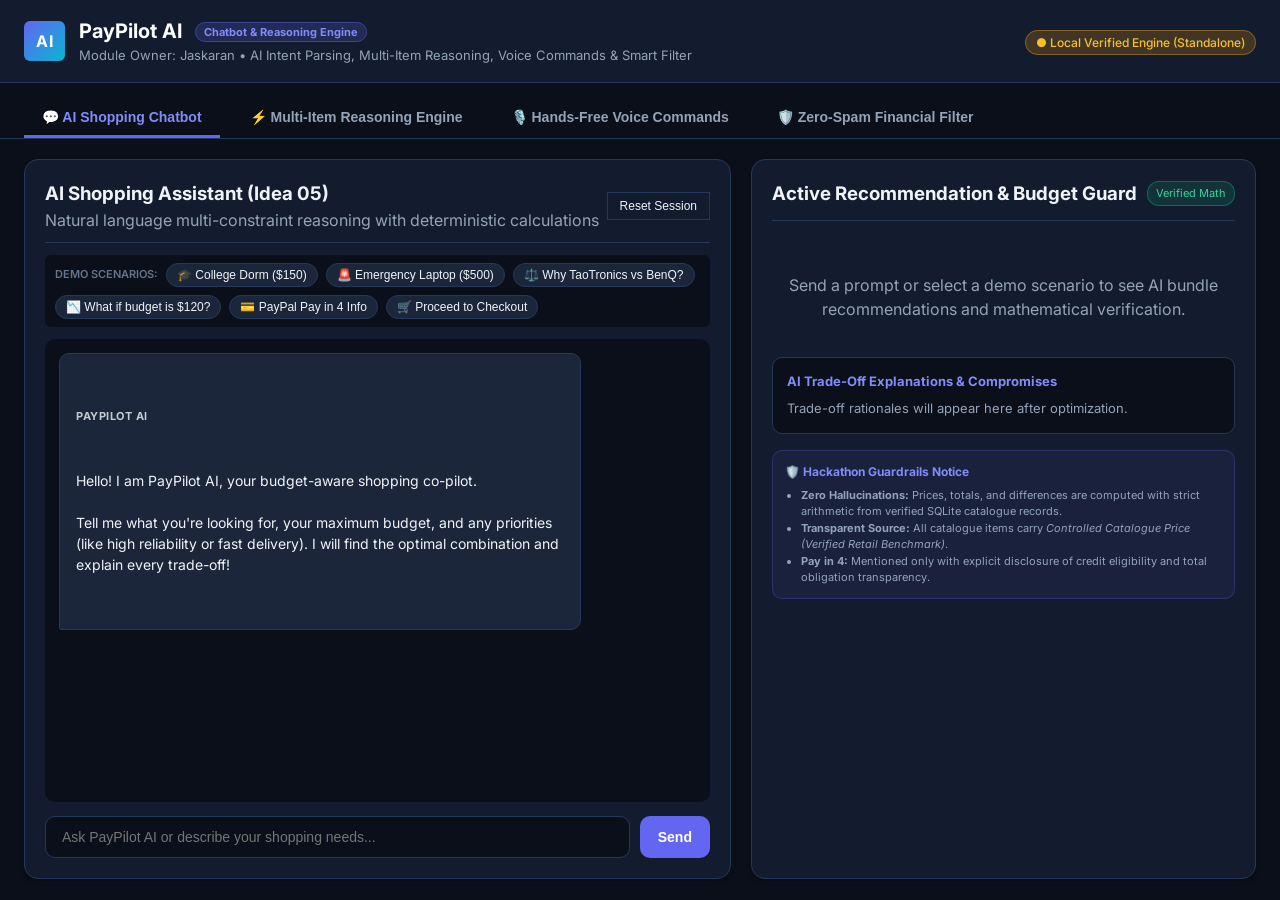
<file: web/index.html>
<!DOCTYPE html>
<html lang="en">
<head>
  <meta charset="UTF-8" />
  <meta name="viewport" content="width=device-width, initial-scale=1.0" />
  <title>PayPilot AI — AI Shopping Assistant & Chatbot (Jaskaran)</title>
  <link rel="stylesheet" href="styles.css" />
  <link rel="preconnect" href="https://fonts.googleapis.com" />
  <link rel="preconnect" href="https://fonts.gstatic.com" crossorigin />
  <link href="https://fonts.googleapis.com/css2?family=Inter:wght@400;500;600;700&display=swap" rel="stylesheet" />
</head>
<body>
  <!-- Header -->
  <header class="app-header">
    <div class="header-content">
      <div class="brand">
        <div class="brand-badge-ai">AI</div>
        <div>
          <h1>PayPilot AI <span class="badge">Chatbot & Reasoning Engine</span></h1>
          <p class="subtitle">Module Owner: Jaskaran • AI Intent Parsing, Multi-Item Reasoning, Voice Commands & Smart Filter</p>
        </div>
      </div>
      <div class="header-status">
        <span id="backend-status-pill" class="status-pill offline">Checking Backend...</span>
      </div>
    </div>
  </header>

  <!-- Navigation Tabs -->
  <nav class="nav-tabs" role="tablist">
    <button class="tab-btn active" data-tab="tab-chat" role="tab" aria-selected="true">
      💬 AI Shopping Chatbot
    </button>
    <button class="tab-btn" data-tab="tab-optimizer" role="tab" aria-selected="false">
      ⚡ Multi-Item Reasoning Engine
    </button>
    <button class="tab-btn" data-tab="tab-voice" role="tab" aria-selected="false">
      🎙️ Hands-Free Voice Commands
    </button>
    <button class="tab-btn" data-tab="tab-filter" role="tab" aria-selected="false">
      🛡️ Zero-Spam Financial Filter
    </button>
  </nav>

  <!-- Main Container -->
  <main class="main-container">
    <!-- TAB 1: AI SHOPPING CHATBOT -->
    <section id="tab-chat" class="tab-pane active" role="tabpanel">
      <div class="chat-layout">
        <!-- Chat Dialogue Column -->
        <div class="chat-column card">
          <div class="chat-header">
            <div>
              <h3>AI Shopping Assistant (Idea 05)</h3>
              <p class="text-muted">Natural language multi-constraint reasoning with deterministic calculations</p>
            </div>
            <button id="btn-reset-chat" class="btn-sm btn-outline">Reset Session</button>
          </div>

          <!-- Suggested Demo Prompts -->
          <div class="quick-chips-container">
            <span class="chips-label">Demo Scenarios:</span>
            <button class="chip-btn" data-prompt="I'm a college student moving into an unfurnished dorm with a strict $150 total budget. I need a desk lamp, a portable steamer, and noise-cancelling study buds. Prioritize reliability and explain compromises.">
              🎓 College Dorm ($150)
            </button>
            <button class="chip-btn" data-prompt="My work laptop broke and I need an urgent replacement under $500 with guaranteed 1-day delivery and strong warranty.">
              🚨 Emergency Laptop ($500)
            </button>
            <button class="chip-btn" data-prompt="Why did you pick TaoTronics desk lamp instead of BenQ?">
              ⚖️ Why TaoTronics vs BenQ?
            </button>
            <button class="chip-btn" data-prompt="What if my budget is only $120?">
              📉 What if budget is $120?
            </button>
            <button class="chip-btn" data-prompt="Can I pay using PayPal Pay in 4 installments?">
              💳 PayPal Pay in 4 Info
            </button>
            <button class="chip-btn" data-prompt="Proceed to checkout with PayPal Sandbox">
              🛒 Proceed to Checkout
            </button>
          </div>

          <!-- Chat Messages Scroll Area -->
          <div id="chat-messages" class="chat-messages-box">
            <!-- Populated dynamically -->
          </div>

          <!-- Chat Input Form -->
          <form id="chat-input-form" class="chat-input-row">
            <input type="text" id="chat-user-input" class="chat-input" placeholder="Ask PayPilot AI or describe your shopping needs..." autocomplete="off" />
            <button type="submit" id="chat-send-btn" class="btn btn-primary">Send</button>
          </form>
        </div>

        <!-- Active Recommendation & Budget Guard Side Inspector -->
        <div class="inspector-column card">
          <div class="card-header">
            <h3>Active Recommendation & Budget Guard</h3>
            <span id="budget-guard-badge" class="badge-guard verified">Verified Math</span>
          </div>

          <div id="active-bundle-summary">
            <p class="text-muted" style="padding: 20px 0; text-align: center;">
              Send a prompt or select a demo scenario to see AI bundle recommendations and mathematical verification.
            </p>
          </div>

          <!-- Trade-off Explanations Container -->
          <div class="tradeoff-card">
            <h4>AI Trade-Off Explanations & Compromises</h4>
            <div id="chat-tradeoff-list" class="tradeoff-list">
              <p class="text-muted text-sm">Trade-off rationales will appear here after optimization.</p>
            </div>
          </div>

          <!-- Hackathon Guardrails Compliance Box -->
          <div class="guardrail-box">
            <h4>🛡️ Hackathon Guardrails Notice</h4>
            <ul class="guardrail-list text-xs">
              <li><strong>Zero Hallucinations:</strong> Prices, totals, and differences are computed with strict arithmetic from verified SQLite catalogue records.</li>
              <li><strong>Transparent Source:</strong> All catalogue items carry <em>Controlled Catalogue Price (Verified Retail Benchmark)</em>.</li>
              <li><strong>Pay in 4:</strong> Mentioned only with explicit disclosure of credit eligibility and total obligation transparency.</li>
            </ul>
          </div>
        </div>
      </div>
    </section>

    <!-- TAB 2: MULTI-ITEM REASONING ENGINE (IDEA 10) -->
    <section id="tab-optimizer" class="tab-pane" role="tabpanel">
      <div class="optimizer-layout">
        <!-- Input Controls -->
        <div class="card" style="margin-bottom: 24px;">
          <h3>Multi-Item Budget Optimizer (Idea 10)</h3>
          <p class="text-muted" style="margin-bottom: 16px;">
            Balances multi-constraint baskets, evaluates full Cartesian search spaces, and generates ranked alternative combinations.
          </p>

          <div class="grid-form">
            <div class="form-group">
              <label for="opt-categories">Requested Categories:</label>
              <input type="text" id="opt-categories" class="form-input" value="desk_lamp, portable_steamer, noise_cancelling_earbuds" />
              <small class="text-muted">Comma-separated: desk_lamp, portable_steamer, noise_cancelling_earbuds, laptop, medical_equipment</small>
            </div>

            <div class="form-group">
              <label for="opt-budget">Stated Budget ($ USD):</label>
              <input type="number" id="opt-budget" class="form-input" value="150.00" step="5" />
            </div>

            <div class="form-group">
              <label for="opt-priority">Optimization Priority:</label>
              <select id="opt-priority" class="form-select">
                <option value="reliability" selected>High Reliability (Recommended)</option>
                <option value="cost">Lowest Cost (Budget-Saver)</option>
                <option value="delivery_speed">Urgent Delivery (1-Day Express)</option>
                <option value="warranty">Longest Warranty Protection</option>
              </select>
            </div>

            <div class="form-group" style="display: flex; align-items: flex-end;">
              <button id="btn-run-optimizer" class="btn btn-primary" style="width: 100%; height: 42px;">
                ⚡ Run Multi-Item Optimizer
              </button>
            </div>
          </div>
        </div>

        <!-- Bundles Comparison Matrix -->
        <div id="optimizer-matrix-container">
          <!-- Populated dynamically -->
        </div>
      </div>
    </section>

    <!-- TAB 3: HANDS-FREE VOICE COMMANDS (IDEA 02) -->
    <section id="tab-voice" class="tab-pane" role="tabpanel">
      <div class="voice-layout">
        <div class="card">
          <h3>Hands-Free Voice Commands (Idea 02)</h3>
          <p class="text-muted" style="margin-bottom: 20px;">
            Voice input for shopping requests with mandatory user confirmation before payment-related actions.
          </p>

          <!-- Voice Mic & Simulation Row -->
          <div class="voice-control-center">
            <button id="btn-voice-mic" class="mic-button" title="Start listening (Web Speech API)">
              <span class="mic-icon">🎙️</span>
              <span id="mic-label">Click to Speak</span>
            </button>
            <div class="voice-transcript-display">
              <span class="text-muted text-xs">Interpreted Speech:</span>
              <p id="voice-live-text" class="voice-transcript-text">"Click the microphone or choose a voice prompt below..."</p>
            </div>
          </div>

          <!-- Quick Spoken Utterances -->
          <div style="margin: 24px 0;">
            <h4>Simulate Spoken Commands:</h4>
            <div class="chips-container" style="margin-top: 10px;">
              <button class="voice-chip-btn" data-spoken="Optimize college dorm move in for lamp steamer and study buds under 150 dollars">
                🗣️ "Optimize college dorm under $150"
              </button>
              <button class="voice-chip-btn" data-spoken="My work laptop broke need urgent replacement under 500">
                🗣️ "Broken laptop under $500"
              </button>
              <button class="voice-chip-btn" data-spoken="Check my budget and calculate total">
                🗣️ "Check my budget"
              </button>
              <button class="voice-chip-btn" data-spoken="Make it cheaper switch to budget saver">
                🗣️ "Make it cheaper"
              </button>
              <button class="voice-chip-btn" data-spoken="Toggle high contrast accessibility mode">
                🗣️ "Toggle high contrast mode"
              </button>
              <button class="voice-chip-btn voice-chip-danger" data-spoken="Checkout and pay with PayPal">
                ⚠️ "Checkout and pay with PayPal"
              </button>
            </div>
          </div>

          <!-- Command Result Box -->
          <div id="voice-result-box" class="voice-result-card hidden">
            <div class="result-header">
              <h4>Voice Intent Analysis & Safety Audit</h4>
              <span id="voice-action-badge" class="badge">ACTION</span>
            </div>
            <div id="voice-result-content"></div>
          </div>
        </div>
      </div>
    </section>

    <!-- TAB 4: ZERO-SPAM FINANCIAL SMART FILTER (IDEA 07) -->
    <section id="tab-filter" class="tab-pane" role="tabpanel">
      <div class="filter-layout">
        <!-- Sample Messages Column -->
        <div class="card">
          <h3>Zero-Spam Financial Smart Filter (Idea 07)</h3>
          <p class="text-muted" style="margin-bottom: 16px;">
            Classifies sample and user-submitted financial messages as <strong>Important</strong>, <strong>Promotional</strong>, <strong>Suspicious</strong>, or <strong>Needs Review</strong>.
          </p>

          <div class="guardrail-alert">
            <strong>Checklist Compliance:</strong> Messages are <em>never silently deleted</em>, and the system never claims definitive 100% fraud detection. Clear warning signs are explained transparently.
          </div>

          <h4 style="margin: 20px 0 10px;">Select Sample Message to Inspect:</h4>
          <div id="filter-samples-list" class="samples-list">
            <!-- Populated dynamically -->
          </div>

          <h4 style="margin: 24px 0 10px;">Or Test Custom Message:</h4>
          <div class="form-group">
            <label for="filter-input-sender">Sender Address / Phone:</label>
            <input type="text" id="filter-input-sender" class="form-input" placeholder="e.g. service@paypal-security.xyz" />
          </div>
          <div class="form-group">
            <label for="filter-input-subject">Subject Line:</label>
            <input type="text" id="filter-input-subject" class="form-input" placeholder="e.g. URGENT: Account Suspended" />
          </div>
          <div class="form-group">
            <label for="filter-input-body">Message Body:</label>
            <textarea id="filter-input-body" class="form-textarea" rows="4" placeholder="Paste full message text here..."></textarea>
          </div>
          <button id="btn-run-filter" class="btn btn-primary" style="width: 100%;">
            🔍 Analyze Message with Smart Filter
          </button>
        </div>

        <!-- Filter Analysis Result Column -->
        <div class="card">
          <h3>Filter Heuristic Assessment</h3>
          <div id="filter-result-container">
            <p class="text-muted" style="padding: 40px 0; text-align: center;">
              Select a sample or submit a message to see security classifications, risk levels, and warning sign breakdowns.
            </p>
          </div>
        </div>
      </div>
    </section>
  </main>

  <!-- MODAL: Explicit Confirmation Safeguard (Idea 02 Safety Checklist) -->
  <div id="voice-confirmation-modal" class="modal-backdrop hidden" role="dialog" aria-modal="true" aria-labelledby="modal-title">
    <div class="modal-box">
      <div class="modal-header">
        <span class="modal-icon-warn">⚠️</span>
        <h3 id="modal-title">Payment Confirmation Required</h3>
      </div>
      <div class="modal-body">
        <p id="modal-confirm-text" class="modal-main-prompt">
          Voice commands require explicit confirmation before payment-related actions.
        </p>
        <div class="modal-info-box">
          <p><strong>Order Amount:</strong> <span id="modal-order-amount">$137.97 USD</span></p>
          <p><strong>Provider:</strong> PayPal Sandbox (Controlled Environment)</p>
          <p class="text-xs text-muted" style="margin-top: 6px;">
            Guardrail: Voice input alone cannot trigger money movement. An explicit manual or affirmative confirmation is mandated.
          </p>
        </div>
      </div>
      <div class="modal-footer">
        <button id="modal-btn-cancel" class="btn btn-outline">Cancel</button>
        <button id="modal-btn-confirm" class="btn btn-primary">Yes, Authorize Checkout</button>
      </div>
    </div>
  </div>

  <script src="app.js"></script>
</body>
</html>
</file>
<file: web/styles.css>
:root {
  --bg-primary: #0b0f19;
  --bg-surface: #131c2e;
  --bg-surface-elevated: #1b263b;
  --bg-card: #162238;
  --border-color: #263859;
  --border-highlight: #3d5a80;
  --text-main: #f0f4f8;
  --text-muted: #94a3b8;
  --text-dim: #64748b;
  --accent-ai: #6366f1;
  --accent-ai-hover: #4f46e5;
  --accent-success: #10b981;
  --accent-warning: #f59e0b;
  --accent-danger: #ef4444;
  --accent-cyan: #06b6d4;
  --radius-sm: 6px;
  --radius-md: 10px;
  --radius-lg: 14px;
  --shadow-sm: 0 2px 4px rgba(0,0,0,0.25);
  --shadow-md: 0 4px 12px rgba(0,0,0,0.35);
  --shadow-lg: 0 8px 24px rgba(0,0,0,0.45);
}

* {
  box-sizing: border-box;
  margin: 0;
  padding: 0;
}

body {
  font-family: 'Inter', -apple-system, BlinkMacSystemFont, 'Segoe UI', Roboto, sans-serif;
  background-color: var(--bg-primary);
  color: var(--text-main);
  line-height: 1.5;
  min-height: 100vh;
}

/* Header */
.app-header {
  background-color: var(--bg-surface);
  border-bottom: 1px solid var(--border-color);
  padding: 16px 24px;
  position: sticky;
  top: 0;
  z-index: 100;
}

.header-content {
  max-width: 1400px;
  margin: 0 auto;
  display: flex;
  justify-content: space-between;
  align-items: center;
}

.brand {
  display: flex;
  align-items: center;
  gap: 14px;
}

.brand-badge-ai {
  background: linear-gradient(135deg, #6366f1, #06b6d4);
  color: #fff;
  font-weight: 700;
  font-size: 16px;
  padding: 8px 12px;
  border-radius: var(--radius-sm);
  letter-spacing: 0.5px;
}

.brand h1 {
  font-size: 20px;
  font-weight: 700;
  color: #fff;
}

.brand .subtitle {
  font-size: 13px;
  color: var(--text-muted);
}

.badge {
  font-size: 11px;
  background-color: rgba(99, 102, 241, 0.2);
  color: #818cf8;
  border: 1px solid rgba(99, 102, 241, 0.4);
  padding: 2px 8px;
  border-radius: 12px;
  margin-left: 8px;
  vertical-align: middle;
}

.status-pill {
  font-size: 12px;
  padding: 4px 10px;
  border-radius: 20px;
  font-weight: 500;
}

.status-pill.online {
  background-color: rgba(16, 185, 129, 0.2);
  color: #34d399;
  border: 1px solid rgba(16, 185, 129, 0.4);
}

.status-pill.offline {
  background-color: rgba(245, 158, 11, 0.2);
  color: #fbbf24;
  border: 1px solid rgba(245, 158, 11, 0.4);
}

/* Navigation Tabs */
.nav-tabs {
  max-width: 1400px;
  margin: 16px auto 0;
  padding: 0 24px;
  display: flex;
  gap: 12px;
  border-bottom: 1px solid var(--border-color);
}

.tab-btn {
  background: none;
  border: none;
  color: var(--text-muted);
  font-size: 14px;
  font-weight: 600;
  padding: 10px 18px;
  cursor: pointer;
  border-bottom: 3px solid transparent;
  transition: all 0.2s ease;
}

.tab-btn:hover {
  color: var(--text-main);
}

.tab-btn.active {
  color: #818cf8;
  border-bottom-color: #6366f1;
}

/* Main Container */
.main-container {
  max-width: 1400px;
  margin: 20px auto 40px;
  padding: 0 24px;
}

.tab-pane {
  display: none;
}

.tab-pane.active {
  display: block;
}

/* Cards */
.card {
  background-color: var(--bg-surface);
  border: 1px solid var(--border-color);
  border-radius: var(--radius-lg);
  padding: 20px;
  box-shadow: var(--shadow-sm);
}

.card-header {
  display: flex;
  justify-content: space-between;
  align-items: center;
  margin-bottom: 16px;
  border-bottom: 1px solid var(--border-color);
  padding-bottom: 12px;
}

/* Chat Layout */
.chat-layout {
  display: grid;
  grid-template-columns: 1.4fr 1fr;
  gap: 20px;
}

.chat-column {
  display: flex;
  flex-direction: column;
  height: 720px;
}

.chat-header {
  display: flex;
  justify-content: space-between;
  align-items: center;
  margin-bottom: 12px;
  border-bottom: 1px solid var(--border-color);
  padding-bottom: 10px;
}

.quick-chips-container {
  display: flex;
  flex-wrap: wrap;
  gap: 8px;
  margin-bottom: 12px;
  padding: 8px 10px;
  background-color: var(--bg-primary);
  border-radius: var(--radius-sm);
  align-items: center;
}

.chips-label {
  font-size: 11px;
  font-weight: 600;
  color: var(--text-dim);
  text-transform: uppercase;
}

.chip-btn {
  background-color: var(--bg-surface-elevated);
  border: 1px solid var(--border-color);
  color: var(--text-main);
  font-size: 12px;
  padding: 4px 10px;
  border-radius: 14px;
  cursor: pointer;
  transition: all 0.15s ease;
}

.chip-btn:hover {
  background-color: var(--border-color);
  border-color: #6366f1;
}

.chat-messages-box {
  flex: 1;
  overflow-y: auto;
  padding: 14px;
  background-color: var(--bg-primary);
  border-radius: var(--radius-md);
  margin-bottom: 14px;
  display: flex;
  flex-direction: column;
  gap: 14px;
}

.message-bubble {
  max-width: 82%;
  padding: 12px 16px;
  border-radius: var(--radius-md);
  font-size: 14px;
  line-height: 1.5;
  white-space: pre-wrap;
}

.message-bubble.user {
  align-self: flex-end;
  background: linear-gradient(135deg, #4f46e5, #6366f1);
  color: #fff;
  border-bottom-right-radius: 2px;
}

.message-bubble.assistant {
  align-self: flex-start;
  background-color: var(--bg-surface-elevated);
  border: 1px solid var(--border-color);
  color: var(--text-main);
  border-bottom-left-radius: 2px;
}

.message-sender {
  font-size: 11px;
  font-weight: 700;
  text-transform: uppercase;
  letter-spacing: 0.5px;
  margin-bottom: 4px;
  opacity: 0.8;
}

.chat-input-row {
  display: flex;
  gap: 10px;
}

.chat-input {
  flex: 1;
  background-color: var(--bg-primary);
  border: 1px solid var(--border-color);
  border-radius: var(--radius-md);
  color: var(--text-main);
  padding: 12px 16px;
  font-size: 14px;
  outline: none;
}

.chat-input:focus {
  border-color: var(--accent-ai);
}

/* Buttons */
.btn {
  background-color: var(--accent-ai);
  color: #fff;
  border: none;
  border-radius: var(--radius-md);
  padding: 10px 18px;
  font-size: 14px;
  font-weight: 600;
  cursor: pointer;
  transition: all 0.2s ease;
}

.btn:hover {
  background-color: var(--accent-ai-hover);
}

.btn-primary {
  background-color: var(--accent-ai);
}

.btn-outline {
  background: transparent;
  border: 1px solid var(--border-color);
  color: var(--text-main);
}

.btn-outline:hover {
  background-color: var(--bg-surface-elevated);
  border-color: var(--text-muted);
}

.btn-sm {
  padding: 6px 12px;
  font-size: 12px;
}

/* Inspector Column */
.inspector-column {
  overflow-y: auto;
  max-height: 720px;
  display: flex;
  flex-direction: column;
  gap: 16px;
}

.badge-guard.verified {
  background-color: rgba(16, 185, 129, 0.15);
  color: #34d399;
  border: 1px solid rgba(16, 185, 129, 0.4);
  font-size: 11px;
  padding: 3px 8px;
  border-radius: 12px;
}

/* Bundle Box */
.bundle-hero-box {
  background-color: var(--bg-primary);
  border: 1px solid var(--border-color);
  border-radius: var(--radius-md);
  padding: 16px;
  margin-bottom: 12px;
}

.bundle-hero-header {
  display: flex;
  justify-content: space-between;
  align-items: baseline;
  margin-bottom: 10px;
}

.bundle-price-tag {
  font-size: 24px;
  font-weight: 700;
  color: #34d399;
}

.bundle-budget-meta {
  font-size: 12px;
  color: var(--text-muted);
}

.bundle-items-list {
  display: flex;
  flex-direction: column;
  gap: 8px;
  margin-top: 10px;
}

.bundle-item-row {
  display: flex;
  justify-content: space-between;
  align-items: center;
  background-color: var(--bg-surface);
  padding: 8px 12px;
  border-radius: var(--radius-sm);
  border-left: 3px solid #6366f1;
  font-size: 13px;
}

.tradeoff-card {
  background-color: var(--bg-primary);
  border: 1px solid var(--border-color);
  border-radius: var(--radius-md);
  padding: 14px;
}

.tradeoff-card h4 {
  font-size: 13px;
  color: #818cf8;
  margin-bottom: 8px;
}

.tradeoff-list {
  display: flex;
  flex-direction: column;
  gap: 6px;
}

.tradeoff-item {
  font-size: 12px;
  color: var(--text-main);
  background-color: var(--bg-surface);
  padding: 8px 10px;
  border-radius: var(--radius-sm);
  border-left: 2px solid var(--accent-cyan);
}

.guardrail-box {
  background-color: rgba(99, 102, 241, 0.08);
  border: 1px solid rgba(99, 102, 241, 0.25);
  border-radius: var(--radius-md);
  padding: 12px;
}

.guardrail-box h4 {
  font-size: 12px;
  color: #818cf8;
  margin-bottom: 6px;
}

.guardrail-list {
  padding-left: 16px;
  color: var(--text-muted);
}

/* Tab 2: Optimizer Grid */
.grid-form {
  display: grid;
  grid-template-columns: 2fr 1fr 1fr 1fr;
  gap: 14px;
}

.form-group label {
  display: block;
  font-size: 13px;
  font-weight: 500;
  margin-bottom: 6px;
  color: var(--text-main);
}

.form-input, .form-select, .form-textarea {
  width: 100%;
  background-color: var(--bg-primary);
  border: 1px solid var(--border-color);
  border-radius: var(--radius-sm);
  color: var(--text-main);
  padding: 9px 12px;
  font-size: 13px;
  outline: none;
}

.form-input:focus, .form-select:focus, .form-textarea:focus {
  border-color: var(--accent-ai);
}

.bundles-matrix-grid {
  display: grid;
  grid-template-columns: repeat(3, 1fr);
  gap: 16px;
  margin-top: 16px;
}

.bundle-card {
  background-color: var(--bg-surface);
  border: 1px solid var(--border-color);
  border-radius: var(--radius-md);
  padding: 16px;
  display: flex;
  flex-direction: column;
  justify-content: space-between;
}

.bundle-card.recommended {
  border: 2px solid #6366f1;
  box-shadow: 0 0 16px rgba(99, 102, 241, 0.25);
}

.bundle-card-badge {
  font-size: 11px;
  font-weight: 700;
  padding: 2px 8px;
  border-radius: 10px;
  display: inline-block;
  margin-bottom: 8px;
}

.bundle-card-badge.rec {
  background-color: rgba(99, 102, 241, 0.2);
  color: #818cf8;
}

.bundle-card-badge.saver {
  background-color: rgba(16, 185, 129, 0.2);
  color: #34d399;
}

.bundle-card-badge.prem {
  background-color: rgba(245, 158, 11, 0.2);
  color: #fbbf24;
}

/* Tab 3: Voice */
.voice-control-center {
  display: flex;
  align-items: center;
  gap: 24px;
  background-color: var(--bg-primary);
  padding: 20px;
  border-radius: var(--radius-md);
  border: 1px solid var(--border-color);
}

.mic-button {
  width: 90px;
  height: 90px;
  border-radius: 50%;
  background: linear-gradient(135deg, #4f46e5, #06b6d4);
  border: none;
  color: #fff;
  cursor: pointer;
  display: flex;
  flex-direction: column;
  align-items: center;
  justify-content: center;
  font-size: 11px;
  font-weight: 600;
  gap: 4px;
  transition: transform 0.2s ease, box-shadow 0.2s ease;
}

.mic-button:hover {
  transform: scale(1.05);
  box-shadow: 0 0 20px rgba(6, 182, 212, 0.5);
}

.mic-button.recording {
  animation: pulse 1.5s infinite;
  background: #ef4444;
}

@keyframes pulse {
  0% { box-shadow: 0 0 0 0 rgba(239, 68, 68, 0.6); }
  70% { box-shadow: 0 0 0 20px rgba(239, 68, 68, 0); }
  100% { box-shadow: 0 0 0 0 rgba(239, 68, 68, 0); }
}

.mic-icon {
  font-size: 26px;
}

.voice-transcript-display {
  flex: 1;
}

.voice-transcript-text {
  font-size: 18px;
  font-weight: 500;
  color: var(--text-main);
  margin-top: 4px;
}

.chips-container {
  display: flex;
  flex-wrap: wrap;
  gap: 10px;
}

.voice-chip-btn {
  background-color: var(--bg-surface-elevated);
  border: 1px solid var(--border-color);
  color: var(--text-main);
  padding: 8px 14px;
  border-radius: var(--radius-sm);
  font-size: 13px;
  cursor: pointer;
  transition: all 0.15s ease;
}

.voice-chip-btn:hover {
  border-color: #06b6d4;
  background-color: var(--border-color);
}

.voice-chip-danger {
  border-color: rgba(239, 68, 68, 0.5);
  color: #fca5a5;
}

.voice-chip-danger:hover {
  border-color: #ef4444;
  background-color: rgba(239, 68, 68, 0.15);
}

.voice-result-card {
  margin-top: 20px;
  background-color: var(--bg-primary);
  border: 1px solid var(--border-color);
  border-radius: var(--radius-md);
  padding: 16px;
}

/* Tab 4: Filter */
.filter-layout {
  display: grid;
  grid-template-columns: 1.1fr 1fr;
  gap: 20px;
}

.guardrail-alert {
  background-color: rgba(245, 158, 11, 0.1);
  border: 1px solid rgba(245, 158, 11, 0.3);
  color: #fbbf24;
  padding: 10px 14px;
  border-radius: var(--radius-sm);
  font-size: 12px;
}

.samples-list {
  display: flex;
  flex-direction: column;
  gap: 8px;
}

.sample-item-btn {
  background-color: var(--bg-surface-elevated);
  border: 1px solid var(--border-color);
  color: var(--text-main);
  padding: 10px 14px;
  border-radius: var(--radius-sm);
  text-align: left;
  cursor: pointer;
  transition: all 0.15s ease;
  font-size: 13px;
}

.sample-item-btn:hover {
  border-color: #6366f1;
}

.assessment-box {
  background-color: var(--bg-primary);
  border: 1px solid var(--border-color);
  border-radius: var(--radius-md);
  padding: 18px;
  display: flex;
  flex-direction: column;
  gap: 12px;
}

.assessment-tag {
  display: inline-block;
  padding: 4px 12px;
  border-radius: 14px;
  font-size: 12px;
  font-weight: 700;
  text-transform: uppercase;
}

.assessment-tag.SUSPICIOUS {
  background-color: rgba(239, 68, 68, 0.2);
  color: #f87171;
  border: 1px solid rgba(239, 68, 68, 0.4);
}

.assessment-tag.IMPORTANT {
  background-color: rgba(16, 185, 129, 0.2);
  color: #34d399;
  border: 1px solid rgba(16, 185, 129, 0.4);
}

.assessment-tag.PROMOTIONAL {
  background-color: rgba(99, 102, 241, 0.2);
  color: #818cf8;
  border: 1px solid rgba(99, 102, 241, 0.4);
}

.assessment-tag.NEEDS_REVIEW {
  background-color: rgba(245, 158, 11, 0.2);
  color: #fbbf24;
  border: 1px solid rgba(245, 158, 11, 0.4);
}

.warning-signs-list {
  list-style: none;
  display: flex;
  flex-direction: column;
  gap: 6px;
  margin-top: 6px;
}

.warning-sign-item {
  background-color: rgba(239, 68, 68, 0.08);
  border-left: 3px solid #ef4444;
  padding: 6px 10px;
  font-size: 12px;
  color: #fca5a5;
  border-radius: 0 var(--radius-sm) var(--radius-sm) 0;
}

/* Modal */
.modal-backdrop {
  position: fixed;
  inset: 0;
  background-color: rgba(0, 0, 0, 0.75);
  display: flex;
  align-items: center;
  justify-content: center;
  z-index: 1000;
}

.modal-backdrop.hidden {
  display: none;
}

.modal-box {
  background-color: var(--bg-surface);
  border: 1px solid var(--border-highlight);
  border-radius: var(--radius-lg);
  padding: 24px;
  max-width: 480px;
  width: 90%;
  box-shadow: var(--shadow-lg);
}

.modal-header {
  display: flex;
  align-items: center;
  gap: 12px;
  margin-bottom: 14px;
}

.modal-icon-warn {
  font-size: 28px;
}

.modal-main-prompt {
  font-size: 14px;
  color: var(--text-main);
  margin-bottom: 14px;
}

.modal-info-box {
  background-color: var(--bg-primary);
  border: 1px solid var(--border-color);
  padding: 12px;
  border-radius: var(--radius-sm);
  margin-bottom: 16px;
  font-size: 13px;
}

.modal-footer {
  display: flex;
  justify-content: flex-end;
  gap: 10px;
}

/* Helpers */
.hidden { display: none !important; }
.text-muted { color: var(--text-muted); }
.text-dim { color: var(--text-dim); }
.text-sm { font-size: 13px; }
.text-xs { font-size: 11px; }
</file>
